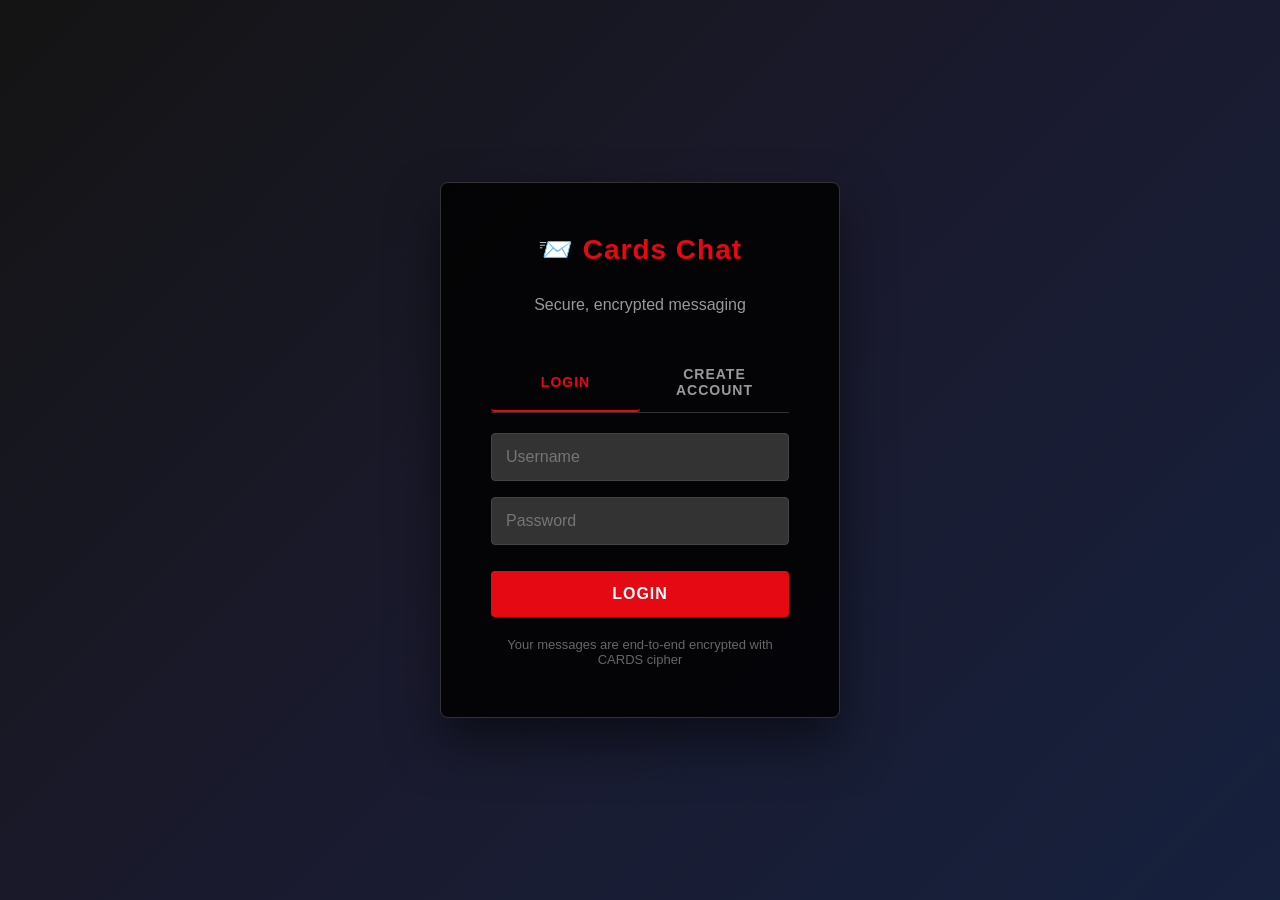
<file: frontend/index.html>
<!DOCTYPE html>
<html lang="en">
<head>
    <meta charset="UTF-8">
    <meta name="viewport" content="width=device-width, initial-scale=1.0">
    <title>Cards Chat - Login</title>
    <link rel="stylesheet" href="style.css">
</head>
<body>

<div class="auth-container">
    <div class="auth-box">
        <h2>📨 Cards Chat</h2>
        <p style="text-align: center; color: #999; margin-bottom: 30px;">Secure, encrypted messaging</p>
        
        <div id="auth-tabs" style="display: flex; margin-bottom: 20px; border-bottom: 1px solid #333;">
            <button id="tab-login" class="auth-tab active" onclick="toggleAuthTab('login')" style="flex: 1; padding: 12px; background: none; border: none; color: #e50914; font-size: 14px; font-weight: 600; cursor: pointer; border-bottom: 2px solid #e50914;">Login</button>
            <button id="tab-signup" class="auth-tab" onclick="toggleAuthTab('signup')" style="flex: 1; padding: 12px; background: none; border: none; color: #999; font-size: 14px; font-weight: 600; cursor: pointer; border-bottom: 2px solid transparent;">Create Account</button>
        </div>

        <div id="login-form">
            <input type="text" id="login-username" placeholder="Username">
            <input type="password" id="login-password" placeholder="Password">
            <button onclick="handleLogin()">Login</button>
        </div>

        <div id="signup-form" style="display: none;">
            <input type="text" id="signup-username" placeholder="Choose a username">
            <input type="password" id="signup-password" placeholder="Password (min 4 chars)">
            <button onclick="handleSignup()">Create Account</button>
        </div>

        <p style="text-align: center; margin-top: 20px; font-size: 13px; color: #666;">
            Your messages are end-to-end encrypted with CARDS cipher
        </p>
    </div>
</div>

<script src="https://cdn.socket.io/4.7.2/socket.io.min.js"></script>
<script src="app.js"></script>

</body>
</html>
</file>
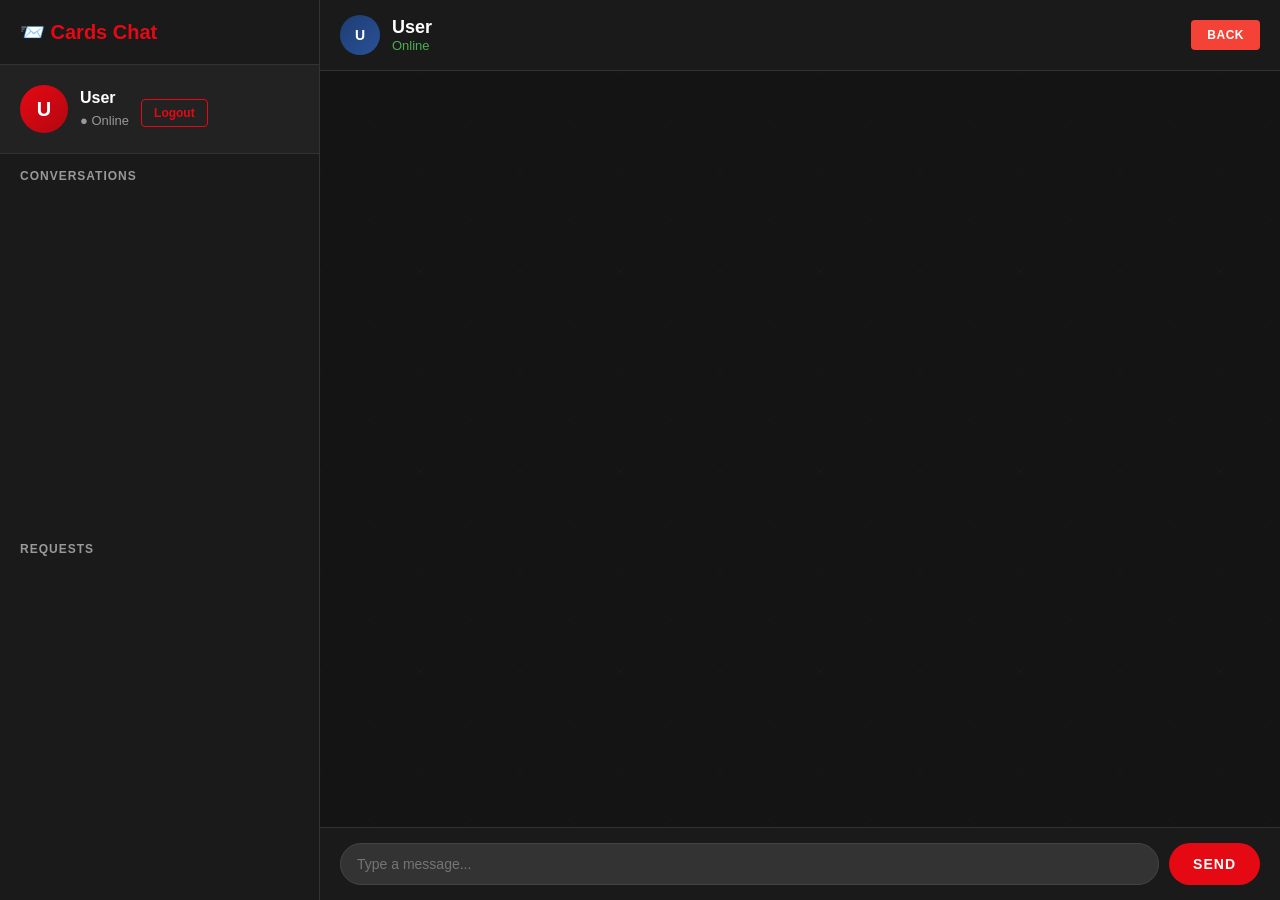
<file: frontend/chat.html>
<!DOCTYPE html>
<html lang="en">
<head>
    <meta charset="UTF-8">
    <meta name="viewport" content="width=device-width, initial-scale=1.0">
    <title>Cards Chat - Conversation</title>
    <link rel="stylesheet" href="style.css">
</head>
<body>

<div class="container">
    <aside class="sidebar">
        <div class="sidebar-header">
            <h2>📨 Cards Chat</h2>
        </div>

        <div class="user-profile">
            <div class="avatar" id="user-avatar">U</div>
            <div class="user-info">
                <h3 id="username-display">User</h3>
                <span id="user-status">● Online</span>
            </div>
            <button class="logout-btn" onclick="handleLogout()">Logout</button>
        </div>

        <div class="section-header">
            <span>Conversations</span>
        </div>
        <div class="friends-list" id="friends-list"></div>

        <div class="section-header">
            <span>Requests</span>
        </div>
        <div class="requests-list" id="requests-list"></div>
    </aside>

    <main class="chat-area">
        <div class="chat-header">
            <div class="chat-header-info">
                <div class="friend-avatar" id="chat-avatar">U</div>
                <div>
                    <h2 id="chat-username">User</h2>
                    <p id="chat-status">Online</p>
                </div>
            </div>
            <button class="btn-decline" onclick="goBack()">Back</button>
        </div>
        <div class="messages-container" id="messages-container"></div>
        <div class="input-area">
            <form onsubmit="sendMessage(event)">
                <input type="text" id="message-input" placeholder="Type a message..." autocomplete="off">
                <button type="submit" id="send-btn">Send</button>
            </form>
        </div>
    </main>
</div>

<script src="https://cdn.socket.io/4.7.2/socket.io.min.js"></script>
<script src="app.js"></script>

</body>
</html>
</file>
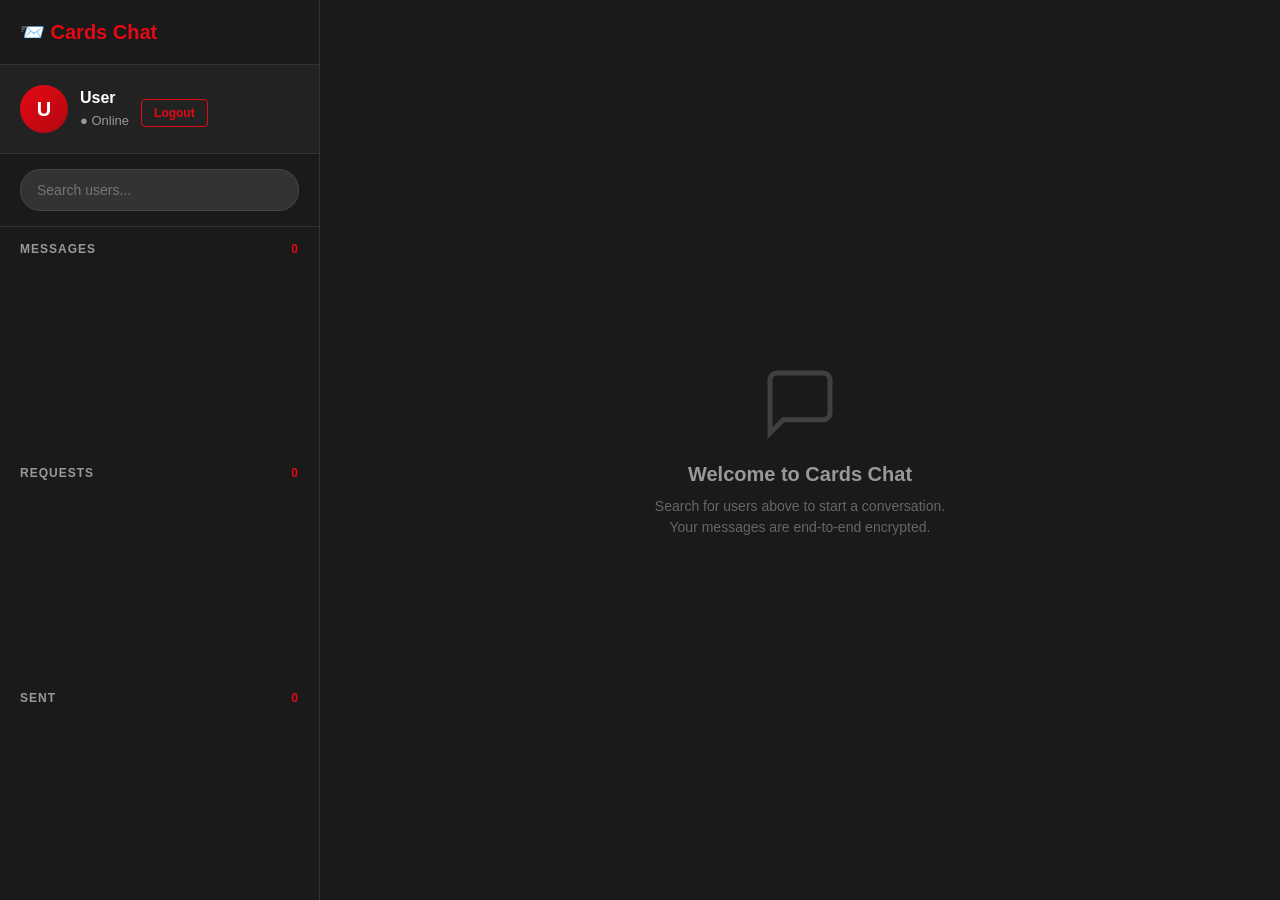
<file: frontend/home.html>
<!DOCTYPE html>
<html lang="en">
<head>
    <meta charset="UTF-8">
    <meta name="viewport" content="width=device-width, initial-scale=1.0">
    <title>Cards Chat - Messages</title>
    <link rel="stylesheet" href="style.css">
</head>
<body>

<div class="container">
    <aside class="sidebar">
        <div class="sidebar-header">
            <h2>📨 Cards Chat</h2>
        </div>

        <div class="user-profile">
            <div class="avatar" id="user-avatar">U</div>
            <div class="user-info">
                <h3 id="username-display">User</h3>
                <span id="user-status">● Online</span>
            </div>
            <button class="logout-btn" onclick="handleLogout()">Logout</button>
        </div>

        <div class="search-area">
            <input type="text" id="search-users" placeholder="Search users..." oninput="handleSearch()">
            <div id="search-results" style="display: none; position: absolute; width: 280px; background: #222; border-radius: 8px; margin-top: 8px; max-height: 200px; overflow-y: auto; z-index: 100;"></div>
        </div>

        <div class="section-header">
            <span>Messages</span>
            <span id="friends-count" style="color: #e50914;">0</span>
        </div>
        <div class="friends-list" id="friends-list"></div>

        <div class="section-header">
            <span>Requests</span>
            <span id="requests-count" style="color: #e50914;">0</span>
        </div>
        <div class="requests-list" id="requests-list"></div>

        <div class="section-header">
            <span>Sent</span>
            <span id="sent-count" style="color: #e50914;">0</span>
        </div>
        <div class="sent-requests-list" id="sent-list"></div>
    </aside>

    <main class="chat-area" id="chat-area">
        <div class="empty-state" id="empty-chat">
            <svg viewBox="0 0 24 24" fill="none" stroke="currentColor" stroke-width="1.5">
                <path d="M21 15a2 2 0 0 1-2 2H7l-4 4V5a2 2 0 0 1 2-2h14a2 2 0 0 1 2 2z"></path>
            </svg>
            <h3>Welcome to Cards Chat</h3>
            <p>Search for users above to start a conversation.<br>Your messages are end-to-end encrypted.</p>
        </div>

        <div class="chat-container" id="chat-container" style="display: none;">
            <div class="chat-header">
                <div class="chat-header-info">
                    <div class="friend-avatar" id="chat-avatar">U</div>
                    <div>
                        <h2 id="chat-username">User</h2>
                        <p id="chat-status">Online</p>
                    </div>
                </div>
                <button class="btn-decline" onclick="closeChat()" style="padding: 8px 16px;">Close</button>
            </div>
            <div class="messages-container" id="messages-container"></div>
            <div class="input-area">
                <form onsubmit="sendMessage(event)">
                    <input type="text" id="message-input" placeholder="Type a message..." autocomplete="off">
                    <button type="submit" id="send-btn">Send</button>
                </form>
            </div>
        </div>
    </main>
</div>

<script src="https://cdn.socket.io/4.7.2/socket.io.min.js"></script>
<script src="app.js"></script>

</body>
</html>
</file>
<file: frontend/style.css>
/* Netflix-Style Chat Application */

* {
    margin: 0;
    padding: 0;
    box-sizing: border-box;
}

body {
    font-family: 'Helvetica Neue', Helvetica, Arial, sans-serif;
    background: #141414;
    color: #ffffff;
    overflow-x: hidden;
}

/* Auth Container */
.auth-container {
    display: flex;
    justify-content: center;
    align-items: center;
    min-height: 100vh;
    background: linear-gradient(135deg, #141414 0%, #1a1a2e 50%, #16213e 100%);
    padding: 20px;
}

.auth-box {
    background: rgba(0, 0, 0, 0.85);
    padding: 50px;
    border-radius: 8px;
    width: 100%;
    max-width: 400px;
    box-shadow: 0 25px 50px rgba(0, 0, 0, 0.5);
    border: 1px solid #333;
}

.auth-box h2 {
    text-align: center;
    margin-bottom: 30px;
    color: #e50914;
    font-size: 28px;
    font-weight: 700;
    letter-spacing: 1px;
}

.auth-box input {
    width: 100%;
    padding: 14px;
    margin-bottom: 16px;
    border-radius: 4px;
    border: 1px solid #444;
    background: #333;
    color: #fff;
    font-size: 16px;
    transition: all 0.3s;
}

.auth-box input:focus {
    outline: none;
    border-color: #e50914;
    box-shadow: 0 0 10px rgba(229, 9, 20, 0.3);
}

.auth-box button {
    width: 100%;
    padding: 14px;
    margin-top: 10px;
    background: #e50914;
    border: none;
    border-radius: 4px;
    color: white;
    font-size: 16px;
    font-weight: 600;
    cursor: pointer;
    transition: all 0.3s;
    text-transform: uppercase;
    letter-spacing: 1px;
}

.auth-box button:hover {
    background: #f40612;
    transform: translateY(-2px);
    box-shadow: 0 10px 20px rgba(229, 9, 20, 0.3);
}

/* Main Container */
.container {
    display: flex;
    min-height: 100vh;
}

/* Sidebar */
.sidebar {
    width: 320px;
    background: #1a1a1a;
    border-right: 1px solid #333;
    display: flex;
    flex-direction: column;
    overflow-y: auto;
    max-height: 100vh;
}

.sidebar-header {
    padding: 20px;
    border-bottom: 1px solid #333;
    display: flex;
    justify-content: space-between;
    align-items: center;
}

.sidebar-header h2 {
    color: #e50914;
    font-size: 20px;
    font-weight: 700;
}

.user-profile {
    display: flex;
    align-items: center;
    gap: 12px;
    padding: 20px;
    border-bottom: 1px solid #333;
    background: #222;
}

.avatar {
    width: 48px;
    height: 48px;
    border-radius: 50%;
    background: linear-gradient(135deg, #e50914, #b20710);
    display: flex;
    align-items: center;
    justify-content: center;
    font-weight: bold;
    font-size: 20px;
    color: white;
}

.user-info h3 {
    font-size: 16px;
    font-weight: 600;
    margin-bottom: 4px;
}

.user-info span {
    font-size: 13px;
    color: #999;
}

.logout-btn {
    background: none;
    border: 1px solid #e50914;
    color: #e50914;
    padding: 6px 12px;
    border-radius: 4px;
    cursor: pointer;
    font-size: 12px;
    font-weight: 600;
    margin-top: 8px;
    transition: all 0.3s;
}

.logout-btn:hover {
    background: #e50914;
    color: white;
}

/* Search Area */
.search-area {
    padding: 15px 20px;
    border-bottom: 1px solid #333;
}

.search-area input {
    width: 100%;
    padding: 12px 16px;
    border-radius: 20px;
    border: 1px solid #444;
    background: #333;
    color: #fff;
    font-size: 14px;
    transition: all 0.3s;
}

.search-area input:focus {
    outline: none;
    border-color: #e50914;
}

/* Section Headers */
.section-header {
    padding: 15px 20px;
    font-size: 12px;
    font-weight: 600;
    color: #999;
    text-transform: uppercase;
    letter-spacing: 1px;
    display: flex;
    justify-content: space-between;
    align-items: center;
}

.section-header button {
    background: none;
    border: none;
    color: #e50914;
    cursor: pointer;
    font-size: 12px;
    font-weight: 600;
    text-transform: uppercase;
}

/* Friends List */
.friends-list, .requests-list, .sent-requests-list {
    flex: 1;
    overflow-y: auto;
}

.friend-item {
    display: flex;
    align-items: center;
    gap: 12px;
    padding: 12px 20px;
    cursor: pointer;
    transition: all 0.3s;
    border-left: 3px solid transparent;
}

.friend-item:hover {
    background: #2a2a2a;
    border-left-color: #e50914;
}

.friend-item.active {
    background: #2a2a2a;
    border-left-color: #e50914;
}

.friend-avatar {
    width: 40px;
    height: 40px;
    border-radius: 50%;
    background: linear-gradient(135deg, #1e3c72, #2a5298);
    display: flex;
    align-items: center;
    justify-content: center;
    font-weight: 600;
    font-size: 14px;
    color: white;
}

.friend-info {
    flex: 1;
}

.friend-info h4 {
    font-size: 14px;
    font-weight: 500;
    margin-bottom: 2px;
}

.friend-info p {
    font-size: 12px;
    color: #999;
}

.friend-status {
    width: 10px;
    height: 10px;
    border-radius: 50%;
    background: #4CAF50;
}

.friend-status.offline {
    background: #666;
}

/* Request Items */
.request-item, .sent-item {
    display: flex;
    align-items: center;
    justify-content: space-between;
    padding: 12px 20px;
    border-bottom: 1px solid #2a2a2a;
}

.request-item:last-child, .sent-item:last-child {
    border-bottom: none;
}

.request-info, .sent-info {
    flex: 1;
}

.request-info h4, .sent-info h4 {
    font-size: 14px;
    font-weight: 500;
    margin-bottom: 4px;
}

.request-info p, .sent-info p {
    font-size: 12px;
    color: #999;
}

.btn-accept, .btn-decline, .btn-cancel {
    padding: 8px 16px;
    border-radius: 4px;
    border: none;
    font-size: 12px;
    font-weight: 600;
    cursor: pointer;
    transition: all 0.3s;
    text-transform: uppercase;
    letter-spacing: 0.5px;
}

.btn-accept {
    background: #4CAF50;
    color: white;
    margin-right: 8px;
}

.btn-accept:hover {
    background: #45a049;
}

.btn-decline {
    background: #f44336;
    color: white;
}

.btn-decline:hover {
    background: #da190b;
}

.btn-cancel {
    background: #666;
    color: white;
}

.btn-cancel:hover {
    background: #555;
}

/* Chat Area */
.chat-area {
    flex: 1;
    display: flex;
    flex-direction: column;
    background: #1a1a1a;
}

.chat-header {
    padding: 15px 20px;
    border-bottom: 1px solid #333;
    display: flex;
    align-items: center;
    justify-content: space-between;
}

.chat-header-info {
    display: flex;
    align-items: center;
    gap: 12px;
}

.chat-header-info h2 {
    font-size: 18px;
    font-weight: 600;
}

.chat-header-info p {
    font-size: 13px;
    color: #4CAF50;
}

.chat-header-info p.offline {
    color: #666;
}

.messages-container {
    flex: 1;
    overflow-y: auto;
    padding: 20px;
    background: url('data:image/svg+xml;utf8,<svg xmlns="http://www.w3.org/2000/svg" width="100" height="100" viewBox="0 0 100 100"><rect width="100" height="100" fill="%23141414"/><path d="M0 0L100 100M100 0L0 100" stroke="%231a1a1a" stroke-width="0.5"/></svg>');
}

.message {
    display: flex;
    margin-bottom: 16px;
    max-width: 70%;
    animation: slideIn 0.3s ease;
}

@keyframes slideIn {
    from {
        opacity: 0;
        transform: translateY(10px);
    }
    to {
        opacity: 1;
        transform: translateY(0);
    }
}

.message.sent {
    margin-left: auto;
    flex-direction: row-reverse;
}

.message.received {
    margin-right: auto;
}

.message-avatar {
    width: 32px;
    height: 32px;
    border-radius: 50%;
    background: linear-gradient(135deg, #1e3c72, #2a5298);
    display: flex;
    align-items: center;
    justify-content: center;
    font-size: 11px;
    font-weight: 600;
    color: white;
    margin: 0 8px;
    flex-shrink: 0;
}

.message-content {
    padding: 12px 16px;
    border-radius: 18px;
    line-height: 1.4;
    word-wrap: break-word;
}

.message.sent .message-content {
    background: #e50914;
    border-bottom-right-radius: 4px;
    color: white;
}

.message.received .message-content {
    background: #2a2a2a;
    border-bottom-left-radius: 4px;
    color: #fff;
}

.message-time {
    font-size: 11px;
    color: #999;
    margin-top: 4px;
    padding: 0 4px;
}

.message.sent .message-time {
    text-align: right;
}

/* Typing Indicator */
.typing-indicator {
    display: flex;
    align-items: center;
    gap: 8px;
    padding: 8px 16px;
    color: #999;
    font-size: 13px;
    font-style: italic;
}

.typing-indicator span {
    width: 8px;
    height: 8px;
    border-radius: 50%;
    background: #999;
    animation: typing 1.4s infinite ease-in-out;
}

.typing-indicator span:nth-child(1) { animation-delay: -0.32s; }
.typing-indicator span:nth-child(2) { animation-delay: -0.16s; }

@keyframes typing {
    0%, 80%, 100% { transform: scale(0); }
    40% { transform: scale(1); }
}

/* Input Area */
.input-area {
    padding: 15px 20px;
    border-top: 1px solid #333;
    background: #1a1a1a;
}

.input-area form {
    display: flex;
    gap: 10px;
}

.input-area input {
    flex: 1;
    padding: 12px 16px;
    border-radius: 24px;
    border: 1px solid #444;
    background: #333;
    color: #fff;
    font-size: 14px;
    transition: all 0.3s;
}

.input-area input:focus {
    outline: none;
    border-color: #e50914;
}

.input-area button {
    padding: 12px 24px;
    border-radius: 24px;
    border: none;
    background: #e50914;
    color: white;
    font-size: 14px;
    font-weight: 600;
    cursor: pointer;
    transition: all 0.3s;
    text-transform: uppercase;
    letter-spacing: 1px;
}

.input-area button:hover {
    background: #f40612;
}

.input-area button:disabled {
    background: #666;
    cursor: not-allowed;
}

/* Empty State */
.empty-state {
    display: flex;
    flex-direction: column;
    align-items: center;
    justify-content: center;
    height: 100%;
    color: #666;
    text-align: center;
    padding: 40px;
}

.empty-state svg {
    width: 80px;
    height: 80px;
    margin-bottom: 20px;
    opacity: 0.5;
}

.empty-state h3 {
    font-size: 20px;
    margin-bottom: 10px;
    color: #999;
}

.empty-state p {
    font-size: 14px;
    line-height: 1.5;
}

/* Notifications */
.notification {
    position: fixed;
    top: 20px;
    right: 20px;
    background: #e50914;
    color: white;
    padding: 16px 24px;
    border-radius: 4px;
    box-shadow: 0 10px 30px rgba(0, 0, 0, 0.5);
    z-index: 1000;
    animation: slideInRight 0.3s ease;
    max-width: 300px;
}

@keyframes slideInRight {
    from {
        opacity: 0;
        transform: translateX(100%);
    }
    to {
        opacity: 1;
        transform: translateX(0);
    }
}

/* Scrollbar */
::-webkit-scrollbar {
    width: 8px;
}

::-webkit-scrollbar-track {
    background: #1a1a1a;
}

::-webkit-scrollbar-thumb {
    background: #444;
    border-radius: 4px;
}

::-webkit-scrollbar-thumb:hover {
    background: #666;
}

/* Responsive */
@media (max-width: 768px) {
    .sidebar {
        width: 100%;
        max-width: none;
        position: fixed;
        z-index: 100;
        transform: translateX(-100%);
        transition: transform 0.3s;
    }
    .sidebar.open {
        transform: translateX(0);
    }
    .chat-area {
        width: 100%;
    }
    .message {
        max-width: 85%;
    }
}

/* Loading Spinner */
.spinner {
    width: 20px;
    height: 20px;
    border: 2px solid #333;
    border-top: 2px solid #e50914;
    border-radius: 50%;
    animation: spin 1s linear infinite;
}

@keyframes spin {
    0% { transform: rotate(0deg); }
    100% { transform: rotate(360deg); }
}

/* Online Badge */
.online-badge {
    background: #4CAF50;
    padding: 2px 8px;
    border-radius: 10px;
    font-size: 11px;
    font-weight: 600;
    color: white;
}
</file>
